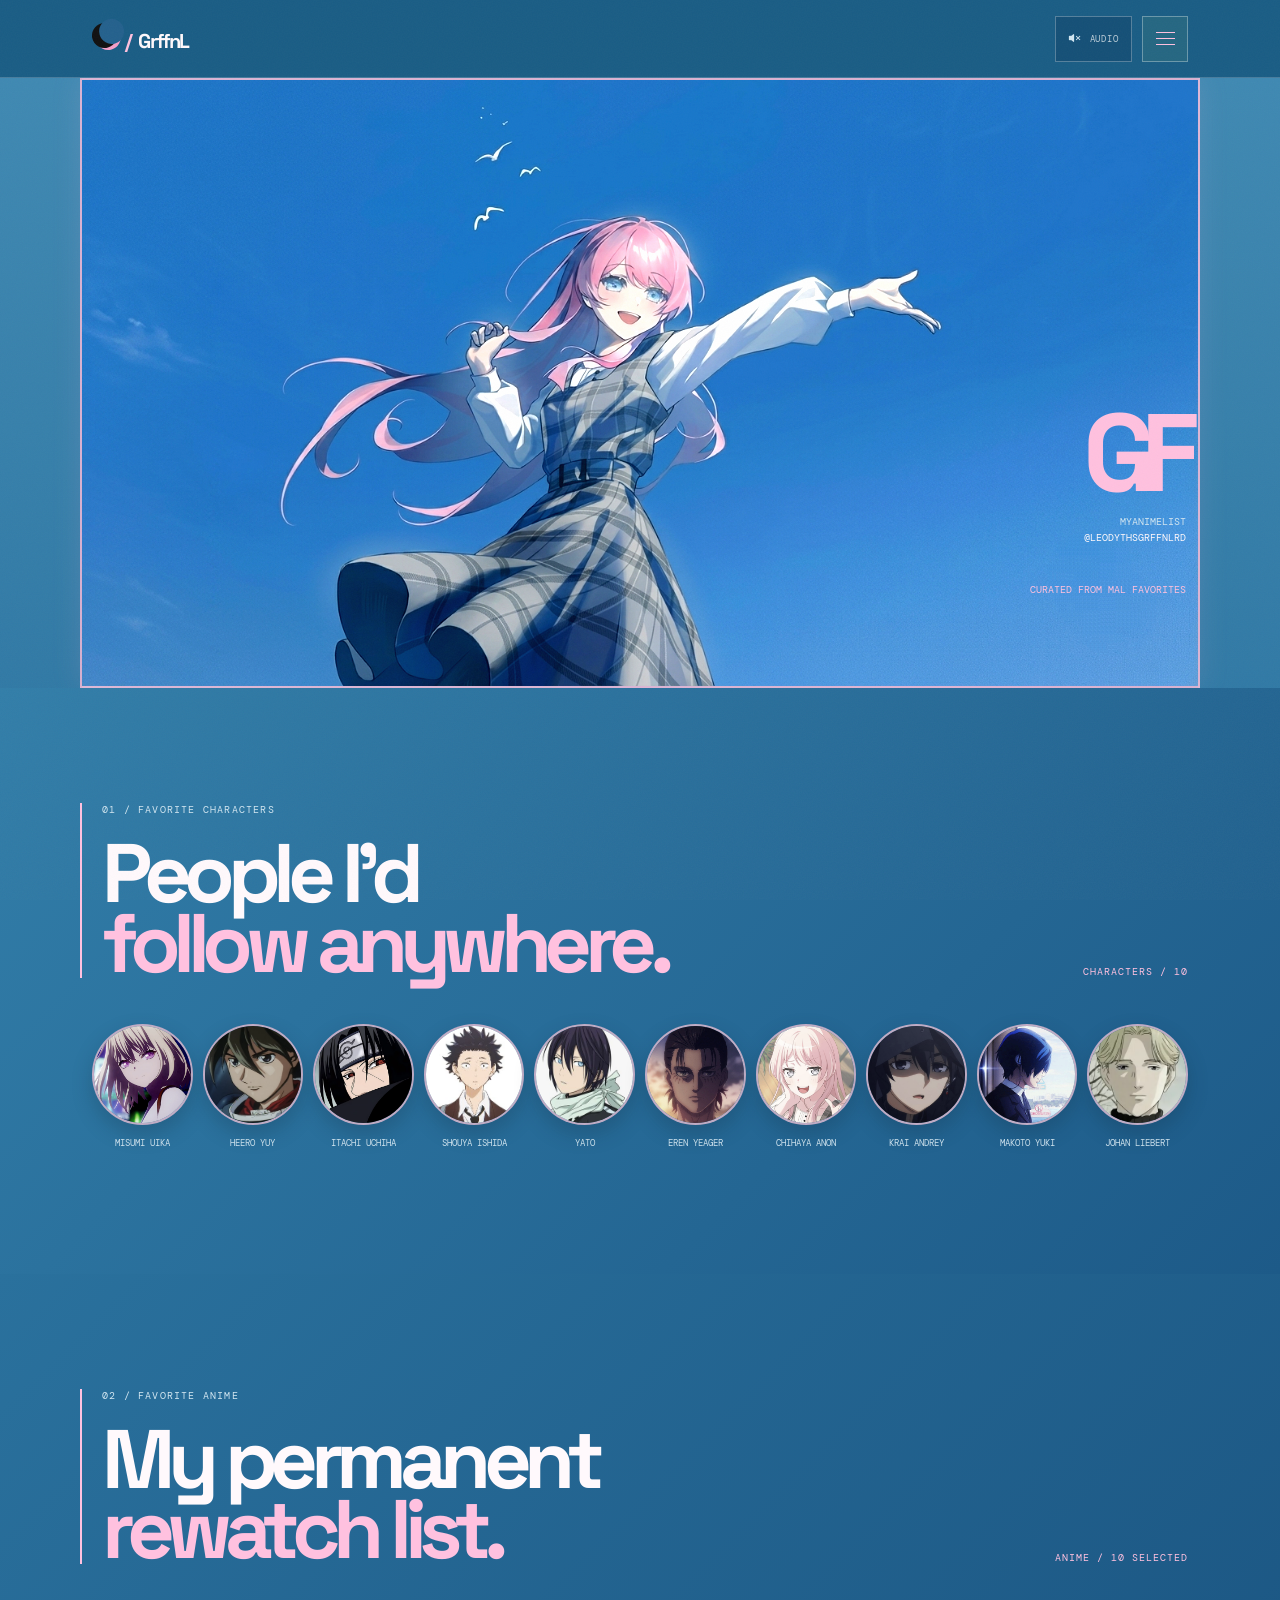
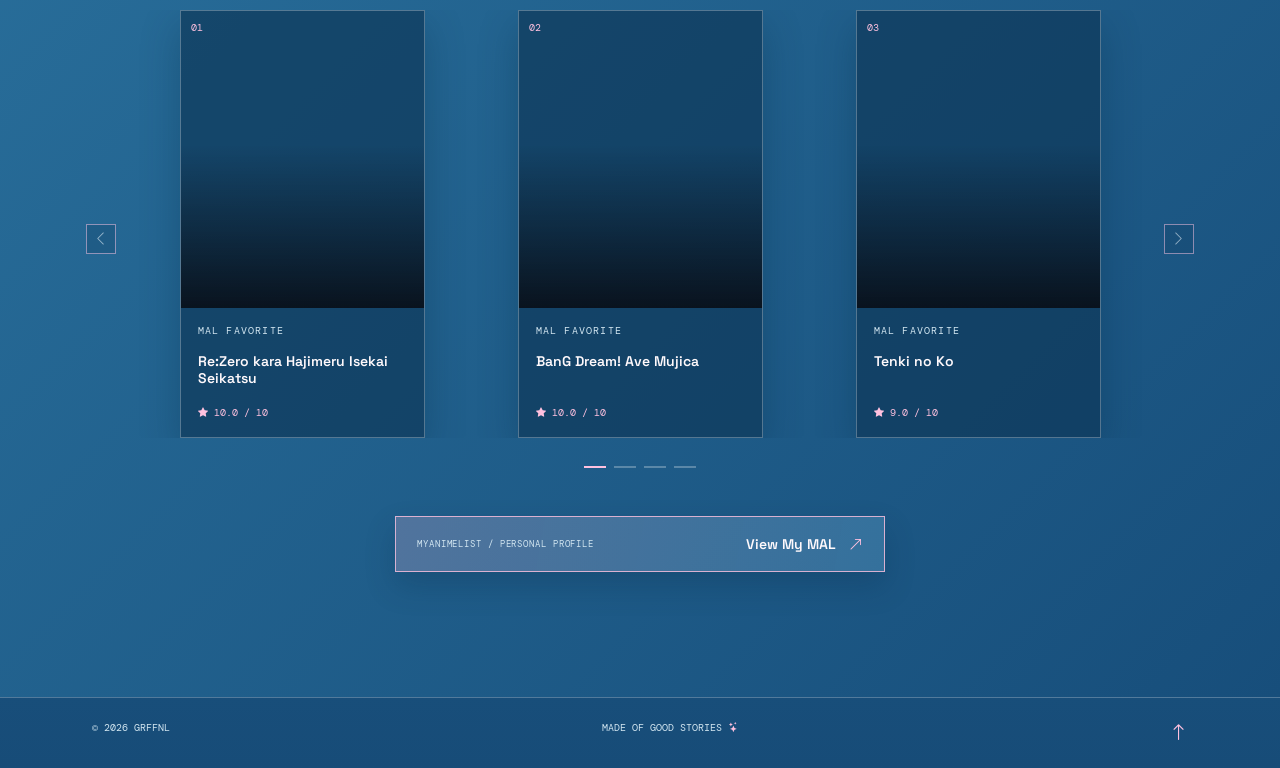
<file: anime.html>
<!doctype html>
<html lang="id">
<head>
  <meta charset="utf-8">
  <meta name="viewport" content="width=device-width, initial-scale=1">
  <meta name="description" content="GrffnL's MyAnimeList favorites: anime, characters, and opening themes.">
  <link rel="icon" type="image/svg+xml" href="assets/crescent-favicon.svg">
  <title>Anime // GrffnL</title>
  <link rel="preconnect" href="https://fonts.googleapis.com">
  <link rel="preconnect" href="https://fonts.gstatic.com" crossorigin>
  <link href="https://fonts.googleapis.com/css2?family=DM+Mono:wght@400;500&family=Space+Grotesk:wght@400;500;600;700&display=swap" rel="stylesheet">
  <link href="https://cdn.jsdelivr.net/npm/bootstrap@5.3.3/dist/css/bootstrap.min.css" rel="stylesheet">
  <link href="https://cdn.jsdelivr.net/npm/bootstrap-icons@1.11.3/font/bootstrap-icons.min.css" rel="stylesheet">
  <link rel="stylesheet" href="styles.css">
  <link rel="stylesheet" href="anime-page.css">
</head>
<body class="anime-page">
  <div class="noise"></div>
  <audio id="animeAudio" loop preload="auto" src="assets/anime-theme.mp3"></audio>
  <nav class="navbar reference-nav fixed-top" id="siteNav">
    <div class="container">
      <a class="navbar-brand" href="index.html"><span class="brand-emblem" aria-hidden="true"></span><span class="brand-slash">/</span>GrffnL</a>
      <div class="nav-actions"><button class="audio-toggle anime-audio-toggle is-on" id="animeAudioToggle" type="button" aria-label="Toggle anime music" aria-pressed="true"><i class="bi bi-volume-up-fill"></i><span>audio</span></button><button class="navbar-toggler menu-toggle" type="button" data-bs-toggle="collapse" data-bs-target="#navMenu" aria-label="Buka navigasi" aria-controls="navMenu" aria-expanded="false"><span></span><span></span><span></span></button></div>
      <div class="collapse navbar-collapse" id="navMenu">
        <ul class="navbar-nav ms-auto align-items-lg-center gap-lg-4">
          <li class="nav-item"><a class="nav-link" href="index.html">home</a></li>
          <li class="nav-item"><a class="nav-link active" href="anime.html">anime</a></li>
          <li class="nav-item"><a class="nav-link" href="games.html">games</a></li>
          <li class="nav-item"><a class="nav-link" href="blog.html">blog</a></li>
          <li class="nav-item"><a class="nav-link" href="index.html#about">about</a></li>
        </ul>
      </div>
    </div>
  </nav>

  <main>
    <section class="anime-hero container">
      <div class="hero-border-art" aria-hidden="true"></div>
      <div class="reveal"><p class="kicker"><span class="pulse"></span> 01 / PERSONAL ANIME ARCHIVE</p><h1>Stories<br>that <em>stay.</em></h1><p class="anime-intro">A visual index of the characters and anime that made it into GrffnL's personal canon.</p></div>
      <div class="anime-hero-side reveal reveal-delay-1"><span class="hero-side-mark">GF</span><p>MYANIMELIST<br><strong>@LeodythsGrffnlrd</strong></p><span id="animeSyncState">SYNCING...</span></div>
    </section>

    <section class="anime-band characters-band">
      <div class="container anime-section-head"><div><p class="kicker">01 / favorite characters</p><h2>People I’d<br><em>follow anywhere.</em></h2></div><span class="section-index">CHARACTERS / 10</span></div>
      <div class="container characters-grid" id="charactersGrid"></div>
    </section>

    <section class="anime-band favorites-band">
      <div class="container anime-section-head"><div><p class="kicker">02 / favorite anime</p><h2>My permanent<br><em>rewatch list.</em></h2></div><span class="section-index">ANIME / 10 SELECTED</span></div>
      <div id="animeCarousel" class="carousel slide container" data-bs-ride="carousel" data-bs-interval="4200">
        <div class="carousel-inner" id="animeCarouselInner"></div>
        <button class="carousel-control-prev" type="button" data-bs-target="#animeCarousel" data-bs-slide="prev" aria-label="Anime sebelumnya"><span class="carousel-control-prev-icon"></span></button>
        <button class="carousel-control-next" type="button" data-bs-target="#animeCarousel" data-bs-slide="next" aria-label="Anime berikutnya"><span class="carousel-control-next-icon"></span></button>
        <div class="carousel-indicators" id="animeCarouselIndicators"></div>
      </div>
      <div class="anime-footer-actions"><a class="mal-cta" href="https://myanimelist.net/profile/LeodythsGrffnlrd" target="_blank" rel="noreferrer"><span>MYANIMELIST / PERSONAL PROFILE</span><strong>View My MAL <i class="bi bi-arrow-up-right"></i></strong></a></div>
    </section>
  </main>

  <footer class="footer"><div class="container d-flex justify-content-between"><span>© <span id="year"></span> GrffnL</span><span>made of good stories <i class="bi bi-stars"></i></span><a href="#top" aria-label="Kembali ke atas"><i class="bi bi-arrow-up"></i></a></div></footer>
  <script src="https://cdn.jsdelivr.net/npm/bootstrap@5.3.3/dist/js/bootstrap.bundle.min.js"></script>
  <script src="anime.js"></script>
  <script src="anime-audio.js"></script>
</body>
</html>
</file>
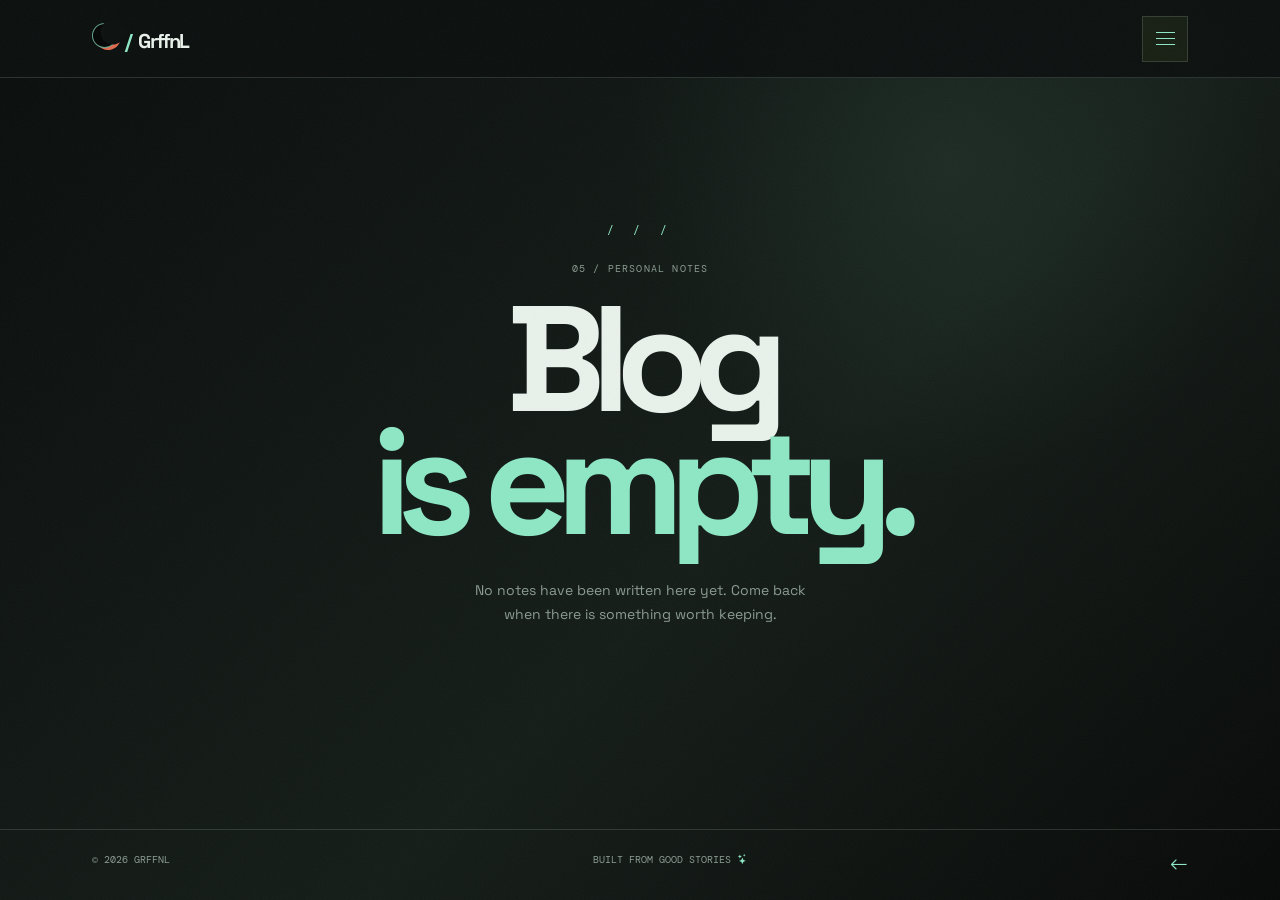
<file: blog.html>
<!doctype html>
<html lang="en">
<head>
  <meta charset="utf-8">
  <meta name="viewport" content="width=device-width, initial-scale=1">
  <meta name="description" content="GrffnL's personal blog archive.">
  <link rel="icon" type="image/svg+xml" href="assets/crescent-favicon.svg">
  <title>Blog // GrffnL</title>
  <link rel="preconnect" href="https://fonts.googleapis.com">
  <link rel="preconnect" href="https://fonts.gstatic.com" crossorigin>
  <link href="https://fonts.googleapis.com/css2?family=DM+Mono:wght@400;500&family=Space+Grotesk:wght@400;500;600;700&display=swap" rel="stylesheet">
  <link href="https://cdn.jsdelivr.net/npm/bootstrap@5.3.3/dist/css/bootstrap.min.css" rel="stylesheet">
  <link href="https://cdn.jsdelivr.net/npm/bootstrap-icons@1.11.3/font/bootstrap-icons.min.css" rel="stylesheet">
  <link rel="stylesheet" href="styles.css">
  <link rel="stylesheet" href="blog-page.css">
</head>
<body class="blog-page">
  <div class="noise"></div>
  <nav class="navbar reference-nav fixed-top" id="siteNav">
    <div class="container">
      <a class="navbar-brand" href="index.html"><span class="brand-emblem" aria-hidden="true"></span><span class="brand-slash">/</span>GrffnL</a>
      <button class="navbar-toggler menu-toggle" type="button" data-bs-toggle="collapse" data-bs-target="#navMenu" aria-label="Open navigation" aria-controls="navMenu" aria-expanded="false"><span></span><span></span><span></span></button>
      <div class="collapse navbar-collapse" id="navMenu">
        <ul class="navbar-nav ms-auto align-items-lg-center gap-lg-4">
          <li class="nav-item"><a class="nav-link" href="index.html">home</a></li>
          <li class="nav-item"><a class="nav-link" href="anime.html">anime</a></li>
          <li class="nav-item"><a class="nav-link" href="games.html">games</a></li>
          <li class="nav-item"><a class="nav-link active" href="blog.html">blog</a></li>
          <li class="nav-item"><a class="nav-link" href="index.html#about">about</a></li>
        </ul>
      </div>
    </div>
  </nav>

  <main class="blog-empty container">
    <div class="blog-empty-mark reveal">/ / /</div>
    <p class="kicker reveal">05 / personal notes</p>
    <h1 class="reveal reveal-delay-1">Blog<br><em>is empty.</em></h1>
    <p class="blog-empty-copy reveal reveal-delay-2">No notes have been written here yet. Come back when there is something worth keeping.</p>
  </main>

  <footer class="footer"><div class="container d-flex justify-content-between"><span>© <span id="year"></span> GrffnL</span><span>built from good stories <i class="bi bi-stars"></i></span><a href="index.html" aria-label="Back to home"><i class="bi bi-arrow-left"></i></a></div></footer>
  <script src="https://cdn.jsdelivr.net/npm/bootstrap@5.3.3/dist/js/bootstrap.bundle.min.js"></script>
  <script src="home.js"></script>
</body>
</html>
</file>
<file: styles.css>
:root { --bg: #0c0e0f; --panel: #151819; --panel-light: #1d2121; --text: #ecebe5; --muted: #8d9491; --line: rgba(236,235,229,.16); --acid: #c8f55b; --orange: #ff744f; --mono: 'DM Mono', monospace; --sans: 'Space Grotesk', sans-serif; }
* { box-sizing: border-box; }
html { scroll-behavior: smooth; }
body { background: var(--bg); color: var(--text); font-family: var(--sans); overflow-x: hidden; }
.noise { position: fixed; inset: 0; pointer-events: none; z-index: 30; opacity: .035; background-image: url("data:image/svg+xml,%3Csvg xmlns='http://www.w3.org/2000/svg' width='160' height='160' viewBox='0 0 160 160'%3E%3Cfilter id='n'%3E%3CfeTurbulence type='fractalNoise' baseFrequency='.8' numOctaves='3' stitchTiles='stitch'/%3E%3C/filter%3E%3Crect width='100%25' height='100%25' filter='url(%23n)'/%3E%3C/svg%3E"); }
.container { max-width: 1120px; }
.navbar { padding: 25px 0; background: rgba(12,14,15,.86); backdrop-filter: blur(15px); border-bottom: 1px solid transparent; z-index: 20; transition: padding .25s, border .25s; }
.navbar.scrolled { padding: 16px 0; border-color: var(--line); }
.navbar-brand { color: var(--text); font: 700 20px var(--sans); letter-spacing: -.08em; }
.brand-emblem { display: inline-block; position: relative; width: 25px; height: 25px; margin-right: 8px; border-radius: 50%; background: #111; transform: rotate(-16deg); box-shadow: 3px 3px 0 var(--orange); transition: transform .25s, box-shadow .25s; }.brand-emblem::after { content: ''; position: absolute; top: -2px; left: 8px; width: 25px; height: 25px; border-radius: 50%; background: var(--bg); }.navbar-brand:hover .brand-emblem { transform: rotate(0) translateY(-2px); box-shadow: 4px 4px 0 var(--orange); }
.brand-slash { color: var(--acid); margin-right: 7px; }
.nav-link { color: var(--muted); font: 500 10px var(--mono); letter-spacing: .08em; text-transform: uppercase; text-decoration: none; transition: color .2s; }
.nav-link:hover, .nav-link.active { color: var(--acid); }
.navbar-toggler { border: 1px solid var(--line); color: var(--text); font-size: 22px; padding: 4px 9px; }
.navbar-toggler:focus { box-shadow: none; }
.reference-nav { height: 78px; padding: 0; background: rgba(12,14,15,.9); border-bottom-color: var(--line); }
.reference-nav .container { height: 100%; position: relative; }.reference-nav .navbar-toggler { display: grid; place-content: center; gap: 5px; width: 46px; height: 46px; margin-left: auto; border-radius: 0; background: rgba(200,245,91,.06); }.reference-nav .menu-toggle span { display: block; width: 19px; height: 1px; background: var(--acid); transition: transform .25s, opacity .25s; }.reference-nav .menu-toggle[aria-expanded="true"] span:nth-child(1) { transform: translateY(6px) rotate(45deg); }.reference-nav .menu-toggle[aria-expanded="true"] span:nth-child(2) { opacity: 0; }.reference-nav .menu-toggle[aria-expanded="true"] span:nth-child(3) { transform: translateY(-6px) rotate(-45deg); }.reference-nav .navbar-collapse { position: absolute; top: 78px; right: 0; width: min(360px, calc(100vw - 32px)); padding: 23px 25px 27px; background: rgba(12,14,15,.98); border: 1px solid var(--line); border-top: 0; box-shadow: 0 22px 45px rgba(0,0,0,.28); }.reference-nav .navbar-nav { align-items: stretch !important; gap: 0 !important; }.reference-nav .nav-item { border-bottom: 1px solid var(--line); }.reference-nav .nav-link { display: flex; align-items: center; justify-content: space-between; padding: 17px 0; }.reference-nav .nav-link::after { content: '↗'; color: var(--acid); opacity: 0; }.reference-nav .nav-link:hover::after, .reference-nav .nav-link.active::after { opacity: 1; }
.hero { min-height: 760px; display: grid; grid-template-columns: 1fr 1fr; align-items: center; gap: 10%; padding-top: 130px; padding-bottom: 80px; }
.kicker, .mono-label, .hero-meta, .signal-inner, .section-note, .visual-label, .about-facts span { color: var(--muted); font: 10px var(--mono); letter-spacing: .12em; text-transform: uppercase; }
.kicker { margin-bottom: 23px; }
.pulse { display: inline-block; width: 7px; height: 7px; margin-right: 9px; border-radius: 50%; background: var(--acid); box-shadow: 0 0 0 5px rgba(200,245,91,.11); }
.hero h1 { margin: 0; font: 700 clamp(70px, 11vw, 150px)/.8 var(--sans); letter-spacing: -.1em; }
.hero h1 span { color: var(--acid); }.hero h1 b { color: var(--orange); font-weight: 700; }
.hero-subtitle { max-width: 380px; margin: 38px 0 25px; color: var(--muted); font-size: 14px; line-height: 1.7; }
.hero-meta { display: flex; gap: 20px; margin-bottom: 34px; font-size: 9px; }
.hero-cta { display: inline-flex; align-items: center; gap: 16px; color: var(--bg); background: var(--acid); padding: 14px 18px; font: 600 10px var(--mono); text-decoration: none; text-transform: uppercase; transition: background .2s, transform .2s; }
.hero-cta:hover { color: var(--bg); background: var(--orange); transform: translateY(-3px); }
.hero-visual { position: relative; min-height: 445px; display: grid; place-items: center; }
.hero-quote { position: relative; z-index: 2; max-width: 430px; color: var(--text); font: 500 clamp(34px, 4vw, 58px)/.98 var(--sans); letter-spacing: -.06em; transform: rotate(-5deg); }
.hero-quote::before { content: '“'; position: absolute; z-index: -1; top: -72px; left: -35px; color: rgba(200,245,91,.12); font: 700 220px/.8 var(--sans); }
.hero-quote span { color: var(--acid); }
.orbit { position: absolute; border: 1px solid var(--line); border-radius: 50%; transform: rotate(-30deg); }.orbit-one { width: 400px; height: 180px; }.orbit-two { width: 460px; height: 260px; transform: rotate(56deg); border-color: rgba(200,245,91,.22); }
.visual-label { position: absolute; z-index: 3; font-size: 9px; line-height: 1.6; }.label-top { top: 20px; right: 20px; }.label-top span { color: var(--acid); margin-left: 8px; }.label-bottom { left: 10px; bottom: 12px; color: var(--acid); }
.signal-bar { border-top: 1px solid var(--line); border-bottom: 1px solid var(--line); padding: 14px 0; background: var(--panel); }.signal-inner { display: flex; gap: 25px; align-items: center; font-size: 9px; }.signal-line { flex: 1; height: 1px; background: var(--line); }.signal-inner span:last-child { color: var(--acid); }
.section { padding-top: 140px; padding-bottom: 140px; }.section-top { display: flex; align-items: end; justify-content: space-between; margin-bottom: 56px; }.section-top h2 { margin: 0; font: 700 clamp(55px, 8vw, 100px)/.82 var(--sans); letter-spacing: -.1em; }.section-top h2 em { color: var(--acid); font-style: normal; }.section-note { line-height: 1.6; text-align: right; }.section-note span { color: var(--acid); }
.mal-header { display: flex; align-items: center; gap: 18px; margin-bottom: 30px; padding: 20px 0; border-top: 1px solid var(--line); border-bottom: 1px solid var(--line); }.mal-avatar { display: grid; place-items: center; width: 56px; height: 56px; flex: 0 0 56px; color: var(--bg); background: var(--acid); font: 700 27px var(--sans); }.mal-header h3 { margin: 6px 0 0; font: 500 17px var(--sans); }.mal-stats { display: flex; gap: 28px; }.mal-stats span { display: flex; flex-direction: column; color: var(--muted); font: 9px var(--mono); text-transform: uppercase; }.mal-stats strong { color: var(--text); font: 600 22px var(--sans); margin-bottom: 4px; }
.favorites-grid { display: grid; grid-template-columns: repeat(3, 1fr); gap: 18px; }.favorite-card { background: var(--panel); }.favorite-cover { height: 345px; position: relative; background-position: center; background-size: cover; filter: saturate(.75); transition: filter .3s, transform .3s; }.favorite-card:hover .favorite-cover { filter: saturate(1); transform: translateY(-6px); }.favorite-cover::after { content: ''; position: absolute; inset: 0; background: linear-gradient(180deg, transparent 50%, rgba(12,14,15,.78)); }..favorite-number { position: absolute; z-index: 1; top: 13px; left: 15px; color: var(--acid); font: 10px var(--mono); }.favorite-tag { position: absolute; z-index: 1; right: 13px; top: 13px; color: var(--bg); background: var(--acid); padding: 6px 8px; font: 9px var(--mono); text-transform: uppercase; }.favorite-info { padding: 18px 18px 21px; }.favorite-info h3 { min-height: 45px; margin: 8px 0 15px; font: 600 18px/1.2 var(--sans); }.favorite-info .score { color: var(--acid); font: 10px var(--mono); }.favorite-info .score i { margin-right: 5px; }.mal-actions { display: flex; justify-content: space-between; margin-top: 28px; }.outline-button { display: inline-block; border: 1px solid var(--line); padding: 12px 15px; color: var(--text); background: transparent; font: 10px var(--mono); text-decoration: none; text-transform: uppercase; }.outline-button:hover { color: var(--bg); border-color: var(--acid); background: var(--acid); }.outline-button i { margin-right: 7px; }
.darker { background: var(--panel); }.game-grid { display: grid; grid-template-columns: 1fr; gap: 18px; }.game-item { display: grid; grid-template-columns: minmax(250px, 380px) 1fr; align-items: center; gap: 28px; }.game-thumb { aspect-ratio: 16 / 9; position: relative; overflow: hidden; background: #111; border: 1px solid var(--line); }.game-thumb video { width: 100%; height: 100%; display: block; object-fit: contain; pointer-events: none; }.game-thumb::after { content: ''; position: absolute; inset: 0; pointer-events: none; background: linear-gradient(0deg, rgba(12,14,15,.62), transparent 55%); }.game-thumb span { position: absolute; z-index: 1; left: 13px; top: 12px; color: var(--acid); font: 11px var(--mono); }.game-item h3 { margin: 8px 0; font: 600 21px var(--sans); }.muted-copy { max-width: 270px; color: var(--muted); font-size: 12px; line-height: 1.6; }.games-index-link { display: inline-flex; gap: 12px; margin-top: 35px; color: var(--acid); font: 10px var(--mono); letter-spacing: .1em; text-decoration: none; text-transform: uppercase; }.games-index-link:hover { color: var(--text); }.about-layout { display: grid; grid-template-columns: 1.1fr .9fr; gap: 15%; }.about-statement { max-width: 640px; font: 500 clamp(28px, 4vw, 48px)/1.1 var(--sans); letter-spacing: -.05em; }.about-statement::first-letter { color: var(--acid); }.about-facts { border-top: 1px solid var(--line); }.about-facts div { display: flex; justify-content: space-between; gap: 20px; padding: 17px 0; border-bottom: 1px solid var(--line); }.about-facts strong { font-size: 12px; font-weight: 500; text-align: right; }.footer { border-top: 1px solid var(--line); padding: 23px 0; color: var(--muted); font: 10px var(--mono); text-transform: uppercase; }.footer i { color: var(--acid); }.footer a { color: var(--text); font-size: 18px; }
.home-game-title { color: inherit; text-decoration: none; }.home-game-title:hover { color: var(--acid); }
.archive-preview { background: #111516; }.archive-preview-block { display: grid; grid-template-columns: 250px 1fr; gap: 8%; padding: 34px 0; border-top: 1px solid var(--line); }.archive-preview-intro h2 { margin: 0; font: 700 clamp(42px, 5vw, 68px)/.84 var(--sans); letter-spacing: -.09em; }.archive-preview-intro h2 em { color: var(--acid); font-style: normal; }.archive-preview-intro > p:not(.kicker) { margin: 24px 0 25px; color: var(--muted); font-size: 12px; line-height: 1.6; }.archive-view-all { display: inline-flex; gap: 10px; color: var(--acid); font: 10px var(--mono); letter-spacing: .08em; text-decoration: none; text-transform: uppercase; }.archive-view-all:hover { color: var(--text); }.archive-preview-list { border-top: 1px solid var(--line); }.archive-row { display: grid; grid-template-columns: 28px 58px 1fr 18px; align-items: center; gap: 15px; min-height: 91px; color: var(--text); border-bottom: 1px solid var(--line); text-decoration: none; transition: color .2s, padding .2s; }.archive-row:hover { padding-left: 8px; color: var(--acid); }.archive-row-number { color: var(--muted); font: 10px var(--mono); }.archive-row img { width: 58px; height: 70px; object-fit: cover; filter: saturate(.7); }.archive-row:hover img { filter: saturate(1); }.archive-row span:nth-child(3) { min-width: 0; }.archive-row small { display: block; margin-bottom: 6px; color: var(--muted); font: 8px var(--mono); letter-spacing: .1em; }.archive-row strong { display: block; overflow: hidden; font: 500 17px var(--sans); text-overflow: ellipsis; white-space: nowrap; }.archive-row > i { color: var(--acid); font-size: 14px; }.archive-preview-games { margin-top: 54px; }
.reveal { opacity: 0; transform: translateY(20px); transition: opacity .7s ease, transform .7s ease; }.reveal.visible { opacity: 1; transform: translateY(0); }.reveal-delay-1 { transition-delay: .1s; }.reveal-delay-2 { transition-delay: .2s; }
@media (max-width: 991px) { .hero { gap: 4%; }.hero h1 { font-size: 92px; }.navbar-collapse { padding-top: 18px; }.nav-link { padding: 9px 0; } }
@media (max-width: 767px) { .hero { min-height: auto; display: block; padding-top: 145px; padding-bottom: 90px; }.hero-copy { margin-bottom: 80px; }.hero h1 { font-size: 90px; }.hero-visual { min-height: 310px; }.hero-quote { max-width: 280px; font-size: 37px; }.orbit-one { width: 280px; height: 130px; }.orbit-two { width: 320px; height: 180px; }.section { padding-top: 95px; padding-bottom: 95px; }.section-top { display: block; margin-bottom: 40px; }.section-note { text-align: left; margin-top: 24px; }.mal-header { flex-wrap: wrap; }.mal-stats { width: 100%; justify-content: space-between; margin-top: 10px; }.game-item, .favorites-grid, .game-grid, .about-layout { grid-template-columns: 1fr; }.archive-preview-block { grid-template-columns: 1fr; gap: 35px; }.archive-preview-games { margin-top: 30px; }.archive-row strong { font-size: 14px; }.favorite-cover { height: 390px; }.mal-actions { gap: 12px; }.outline-button { font-size: 9px; }.footer .container { align-items: center; gap: 18px; }.footer .container span:nth-child(2) { display: none; } }
@media (max-width: 400px) { .hero h1 { font-size: 70px; }.hero-meta { gap: 10px; font-size: 8px; }.favorite-cover { height: 340px; } }

.about-facts div { align-items: center; }
.about-facts strong { max-width: 70%; }
.hobby-fact { align-items: start !important; }
.hobby-fact strong { line-height: 1.55; }
.hobby-fact button { display: grid; place-items: center; flex: 0 0 28px; width: 28px; height: 28px; margin-left: -8px; padding: 0; color: var(--acid); background: transparent; border: 1px solid var(--line); font-size: 13px; }
.hobby-fact button:hover { color: var(--bg); background: var(--acid); }
.about-socials > div { display: flex; gap: 10px; }
.about-socials a { display: grid; place-items: center; width: 31px; height: 31px; color: var(--text); border: 1px solid var(--line); text-decoration: none; transition: color .2s, background .2s; }
.about-socials a:hover { color: var(--bg); background: var(--acid); }

/* Home-only light atmosphere and one-time opening meteors. */
.home-page { --bg: #f4f6f2; --panel: #e7ece7; --panel-light: #dce4df; --text: #17201e; --muted: #687572; --line: rgba(23,32,30,.16); --acid: #2d8b68; --orange: #e06b4f; position: relative; background-color: var(--bg); background-image: radial-gradient(circle at 78% 10%, rgba(255,255,255,.95), transparent 28%), linear-gradient(135deg, #f8faf7, #e9efeb 58%, #dfe9e3); }
.home-page .noise { opacity: .045; mix-blend-mode: multiply; }.home-page .navbar { background: rgba(244,246,242,.84); backdrop-filter: blur(18px); }.home-page .reference-nav { background: rgba(244,246,242,.9); border-color: var(--line); }.home-page .navbar-brand, .home-page .nav-link { color: var(--text); }.home-page .nav-link:hover, .home-page .nav-link.active { color: var(--acid); }.home-page .menu-toggle { border-color: var(--line); background: rgba(45,139,104,.08); }.home-page .menu-toggle span { background: var(--acid); }.home-page .reference-nav .navbar-collapse { background: rgba(244,246,242,.98); border-color: var(--line); box-shadow: 0 22px 45px rgba(41,67,56,.16); }.home-page .reference-nav .nav-item { border-color: var(--line); }.home-page .reference-nav .nav-link::after { color: var(--acid); }
.home-page .hero { position: relative; z-index: 1; }.home-page .hero h1 span, .home-page .hero-quote span, .home-page .section-top h2 em, .home-page .archive-preview-intro h2 em { color: var(--acid); }.home-page .hero h1 b { color: var(--orange); }.home-page .hero-quote::before { color: rgba(45,139,104,.12); }.home-page .orbit { border-color: rgba(23,32,30,.18); }.home-page .orbit-two { border-color: rgba(45,139,104,.34); }.home-page .hero-cta { color: #f4f6f2; background: var(--text); }.home-page .hero-cta:hover { color: #fff; background: var(--acid); }.home-page .signal-bar { background: rgba(231,236,231,.86); }.home-page .signal-inner span:last-child, .home-page .label-bottom, .home-page .games-index-link, .home-page .archive-view-all { color: var(--acid); }.home-page .darker { background: rgba(224,232,226,.72); }.home-page .archive-preview { background: rgba(245,248,245,.66); }.home-page .game-thumb, .home-page .archive-row img { border-color: var(--line); }.home-page .about-section { background: transparent; }
.home-page .reveal { transition: opacity .8s ease, transform .8s cubic-bezier(.2,.8,.2,1); }.home-page .hero-copy.reveal { transition-delay: .18s; }.home-page .hero-visual.reveal { transition-delay: .34s; }.home-page .archive-preview-block:nth-child(2) { transition-delay: .14s; }.home-page .about-section .reveal { transition-delay: .12s; }
.nav-actions { display: flex; align-items: center; gap: 10px; margin-left: auto; }.audio-toggle { display: inline-flex; align-items: center; gap: 7px; height: 46px; padding: 0 12px; border: 1px solid var(--line); color: var(--muted); background: transparent; font: 9px var(--mono); letter-spacing: .1em; text-transform: uppercase; }.audio-toggle i { color: var(--muted); font-size: 14px; }.audio-toggle.is-on { color: var(--acid); border-color: rgba(45,139,104,.52); background: rgba(45,139,104,.08); }.audio-toggle.is-on i { color: var(--acid); }
.mecha-grid { position: fixed; inset: 0; z-index: 0; pointer-events: none; overflow: hidden; opacity: .58; background-image: linear-gradient(rgba(45,139,104,.1) 1px, transparent 1px), linear-gradient(90deg, rgba(45,139,104,.1) 1px, transparent 1px), linear-gradient(135deg, transparent 48%, rgba(45,139,104,.13) 49%, transparent 50%); background-size: 44px 44px, 44px 44px, 220px 220px; mask-image: linear-gradient(to bottom, #000 0%, rgba(0,0,0,.68) 72%, transparent 100%); animation: grid-drift 18s linear infinite; }.mecha-grid::before, .mecha-grid::after { content: ''; position: absolute; inset: 0; background: linear-gradient(90deg, transparent 0 18%, rgba(45,139,104,.18) 18.1% 18.25%, transparent 18.35% 64%, rgba(224,107,79,.14) 64.1% 64.25%, transparent 64.35%), linear-gradient(0deg, transparent 0 31%, rgba(45,139,104,.16) 31.1% 31.25%, transparent 31.35% 76%, rgba(45,139,104,.12) 76.1% 76.25%, transparent 76.35%); animation: mecha-lines 7s ease-in-out infinite alternate; }.mecha-grid::after { opacity: .45; transform: scale(1.04); animation-delay: -3s; }.grid-scanline { position: absolute; left: 0; right: 0; top: -20%; height: 18%; background: linear-gradient(to bottom, transparent, rgba(45,139,104,.15), transparent); box-shadow: 0 0 35px rgba(45,139,104,.16); animation: scanline 8s ease-in-out infinite; }.grid-cross { position: absolute; width: 13px; height: 13px; border: 1px solid var(--acid); opacity: .6; transform: rotate(45deg); animation: cross-pulse 3s ease-in-out infinite; }.cross-one { top: 24%; left: 17%; }.cross-two { top: 58%; right: 22%; animation-delay: -1s; }.cross-three { top: 76%; left: 62%; animation-delay: -2s; }
.home-meteors { position: fixed; inset: 0; z-index: 25; overflow: hidden; pointer-events: none; }.meteor { position: absolute; top: -18vh; left: 50%; width: 5px; height: 5px; opacity: 0; border-radius: 50%; background: #fff; box-shadow: 0 0 9px 3px #fff, 0 0 22px 8px rgba(45,139,104,.9); animation: meteor-fall 1.35s cubic-bezier(.14,.72,.22,1) forwards; }.meteor::after { content: ''; position: absolute; top: 1px; right: 2px; width: 150px; height: 3px; transform: rotate(-35deg); transform-origin: right center; background: linear-gradient(to left, rgba(255,255,255,.9), rgba(45,139,104,.46), transparent); filter: blur(.3px); }.meteor-one { margin-left: -28vw; animation-delay: .08s; }.meteor-two { margin-left: 0; animation-delay: .32s; }.meteor-three { margin-left: 27vw; animation-delay: .56s; }
@keyframes grid-drift { to { background-position: 0 44px, 44px 0, 220px 220px; } } @keyframes mecha-lines { to { transform: translateX(3%) translateY(-2%); opacity: .35; } } @keyframes scanline { 0%, 100% { transform: translateY(-20vh); } 50% { transform: translateY(650%); } } @keyframes cross-pulse { 50% { opacity: 1; box-shadow: 0 0 16px rgba(45,139,104,.7); } } @keyframes meteor-fall { 0% { opacity: 0; transform: translate3d(0, -8vh, 0); } 12% { opacity: 1; } 76% { opacity: 1; } 100% { opacity: 0; transform: translate3d(-18vw, 72vh, 0); } }
@media (prefers-reduced-motion: reduce) { .home-meteors { display: none; }.home-page .reveal { transition: none; } }
</file>
<file: anime-page.css>
.anime-page { background: #080b12; }
.anime-page .brand-emblem { background: #111; box-shadow: 3px 3px 0 #f59fc9; }.anime-page .brand-emblem::after { background: var(--bg); }.anime-page .navbar-brand:hover .brand-emblem { box-shadow: 4px 4px 0 #f59fc9; }
.anime-page .nav-actions { display: flex; align-items: center; gap: 10px; margin-left: auto; }.anime-page .audio-toggle { display: inline-flex; align-items: center; gap: 7px; height: 46px; padding: 0 12px; color: rgba(255,255,255,.72); background: rgba(16,61,99,.4); border: 1px solid rgba(255,255,255,.28); font: 9px var(--mono); letter-spacing: .1em; text-transform: uppercase; }.anime-page .audio-toggle i { font-size: 14px; }.anime-page .audio-toggle.is-on { color: var(--acid); border-color: rgba(255,193,223,.75); background: rgba(255,193,223,.12); }.anime-page .audio-toggle.is-on i { color: var(--acid); }
.anime-hero { min-height: 610px; display: flex; align-items: end; justify-content: space-between; padding-top: 150px; padding-bottom: 88px; background: radial-gradient(circle at 82% 32%, rgba(29, 144, 190, .2), transparent 32%); }
.anime-hero h1 { margin: 0; font: 700 clamp(70px, 12vw, 150px)/.8 var(--sans); letter-spacing: -.1em; }
.anime-hero h1 em, .anime-section-head h2 em { color: var(--acid); font-style: normal; }
.anime-intro { max-width: 430px; margin: 40px 0 0; color: var(--muted); font-size: 14px; line-height: 1.7; }
.anime-hero-side { display: flex; flex-direction: column; align-items: end; gap: 20px; color: var(--muted); font: 10px/1.6 var(--mono); text-align: right; text-transform: uppercase; }
.anime-hero-side strong { color: var(--text); font-weight: 400; }.hero-side-mark { color: #45b7d7; font: 700 110px/.75 var(--sans); letter-spacing: -.13em; }.anime-hero-side > span:last-child { color: var(--acid); }
.anime-band { padding: 115px 0 125px; position: relative; overflow: hidden; }.characters-band { background: #0d1a2a; }.openings-band { background: #11151e; }.favorites-band { background: #10171a; }
.anime-section-head { display: flex; align-items: end; justify-content: space-between; margin-bottom: 46px; }.anime-section-head h2 { margin: 0; font: 700 clamp(45px, 7vw, 83px)/.84 var(--sans); letter-spacing: -.09em; }.section-index { color: var(--muted); font: 10px var(--mono); letter-spacing: .1em; }
.characters-grid { display: grid; grid-template-columns: repeat(10, 1fr); gap: 10px; }.character-card { min-width: 0; text-decoration: none; }.character-image { aspect-ratio: 1; border: 2px solid var(--text); border-radius: 50%; background-position: center; background-size: cover; filter: saturate(.72); transition: .3s; }.character-card:hover .character-image { border-color: var(--acid); filter: saturate(1); transform: translateY(-8px); }.character-name { overflow: hidden; margin-top: 12px; color: var(--muted); font: 9px var(--mono); text-align: center; text-overflow: ellipsis; text-transform: uppercase; white-space: nowrap; }
.image-missing { display: grid; place-items: center; color: var(--acid); background: linear-gradient(145deg, #172a43, #10151d); }.character-image.image-missing { font: 700 24px var(--sans); }.anime-favorite-cover.image-missing { padding: 18px; align-items: end; color: var(--text); font: 600 15px/1.2 var(--sans); }.opening-image.image-missing { color: var(--acid); font: 700 24px var(--mono); }.character-image img, .anime-favorite-cover img { width: 100%; height: 100%; display: block; object-fit: cover; }.character-image img { border-radius: 50%; }
.openings-grid { display: grid; grid-template-columns: repeat(5, 1fr); gap: 14px; }.opening-card { min-width: 0; text-decoration: none; }.opening-image { aspect-ratio: 1.62; position: relative; background-position: center; background-size: cover; border: 1px solid var(--line); transition: .3s; }.opening-image::after { content: '▶'; position: absolute; inset: 0; display: grid; place-items: center; color: var(--acid); background: rgba(8,11,18,.55); font-size: 28px; opacity: 0; transition: opacity .3s; }.opening-card:hover .opening-image { border-color: var(--acid); transform: translateY(-5px); }.opening-card:hover .opening-image::after { opacity: 1; }.opening-label { display: flex; justify-content: space-between; gap: 8px; margin-top: 10px; color: var(--muted); font: 9px var(--mono); text-transform: uppercase; }.opening-label strong { overflow: hidden; color: var(--text); font-weight: 400; text-overflow: ellipsis; white-space: nowrap; }
.anime-favorites-grid { display: grid; grid-template-columns: repeat(6, 1fr); gap: 14px; }.anime-favorite-card { min-width: 0; background: #151e20; border: 1px solid rgba(236,235,229,.08); }.anime-favorite-cover { aspect-ratio: .68; position: relative; background-position: center; background-size: cover; }.anime-favorite-cover::after { content: ''; position: absolute; inset: 0; background: linear-gradient(180deg, transparent 45%, rgba(8,11,18,.86)); }.anime-rank { position: absolute; z-index: 1; top: 10px; left: 10px; color: var(--acid); font: 10px var(--mono); }.anime-favorite-info { padding: 14px; }.anime-favorite-info h3 { min-height: 42px; margin: 7px 0 11px; font: 600 14px/1.2 var(--sans); }.anime-score { color: var(--acid); font: 10px var(--mono); }.anime-footer-actions { display: flex; justify-content: space-between; margin-top: 35px; }
.anime-slide-row { display: grid; grid-template-columns: repeat(3, 1fr); gap: 14px; padding: 0 48px; }.anime-slide-row .anime-favorite-card { display: block; width: 100%; max-width: 245px; justify-self: center; color: var(--text); text-decoration: none; background: #151e20; border: 1px solid rgba(236,235,229,.08); transition: transform .35s ease, border-color .35s ease; }.anime-slide-row .anime-favorite-card:hover { border-color: var(--acid); transform: translateY(-8px); }.anime-slide-row .anime-favorite-cover { aspect-ratio: .82; }.carousel-item { transition: transform .7s ease-in-out; }.carousel-control-prev, .carousel-control-next { width: 42px; }.carousel-control-prev-icon, .carousel-control-next-icon { width: 30px; height: 30px; border: 1px solid var(--acid); background-size: 55%; }.carousel-indicators { position: static; margin: 28px auto 0; }.carousel-indicators [data-bs-target] { width: 22px; height: 2px; margin: 0 4px; border: 0; background: var(--muted); }.carousel-indicators .active { background: var(--acid); }
@media (max-width: 991px) { .characters-grid { grid-template-columns: repeat(5, 1fr); row-gap: 27px; }.anime-favorites-grid { grid-template-columns: repeat(3, 1fr); }.anime-favorite-cover { aspect-ratio: .72; } }
@media (max-width: 767px) { .anime-hero { display: block; min-height: auto; padding-top: 140px; padding-bottom: 75px; }.anime-hero-side { align-items: start; margin-top: 65px; text-align: left; }.anime-section-head { display: block; }.section-index { display: block; margin-top: 24px; }.anime-band { padding: 85px 0; }.characters-grid { grid-template-columns: repeat(5, 1fr); gap: 10px 7px; }.character-name { font-size: 7px; }.anime-slide-row { grid-template-columns: 1fr; padding: 0 38px; }.anime-slide-row .anime-favorite-card:not(:first-child) { display: none; }.anime-footer-actions { gap: 10px; }.outline-button { font-size: 8px; } }
.character-image img { object-position: center 18%; }
.anime-page { --bg: #0b0d12; --panel: #111722; --panel-light: #1b2533; --text: #f4f1e9; --muted: #9aa7b8; --line: rgba(244,241,233,.14); --acid: #b9f36b; --orange: #ff8067; background: radial-gradient(circle at 76% 5%, rgba(91,140,255,.14), transparent 27%), var(--bg); }
.anime-page .characters-band { background: linear-gradient(135deg, #101c2e, #0d121b 72%); }
.anime-page .favorites-band { background: linear-gradient(135deg, #121c24, #101419 72%); }
.anime-page .anime-section-head { border-left: 2px solid var(--acid); padding-left: 20px; }
.anime-page .anime-favorite-card { background: rgba(23,31,42,.88); border-color: rgba(244,241,233,.13); box-shadow: 0 18px 40px rgba(0,0,0,.18); }
.anime-page .anime-favorite-info { padding: 16px 17px 18px; }
.anime-page .anime-footer-actions { display: flex; justify-content: center; margin-top: 48px; }
.mal-cta { display: flex; align-items: center; justify-content: space-between; width: min(100%, 490px); padding: 18px 21px; color: var(--text); background: linear-gradient(100deg, rgba(185,243,107,.14), rgba(91,140,255,.15)); border: 1px solid rgba(185,243,107,.55); text-decoration: none; transition: transform .25s, background .25s; }
.mal-cta:hover { color: var(--text); background: linear-gradient(100deg, rgba(185,243,107,.24), rgba(91,140,255,.24)); transform: translateY(-4px); }
.mal-cta span { color: var(--muted); font: 9px var(--mono); letter-spacing: .1em; }.mal-cta strong { font: 600 14px var(--sans); }.mal-cta i { color: var(--acid); margin-left: 9px; }
.anime-page { --bg: #24618d; --panel: rgba(22,76,115,.78); --panel-light: #3e83ad; --text: #fff9fc; --muted: #d2e6f1; --line: rgba(255,255,255,.32); --acid: #ffc1df; --orange: #f59fc9; position: relative; background: linear-gradient(180deg, #367fac 0%, #1d587f 52%, #123e63 100%); }
.anime-page::before { content: ''; position: fixed; inset: 0; z-index: 0; pointer-events: none; }
.anime-page > *:not(.noise) { position: relative; z-index: 1; }
.anime-page .navbar { background: rgba(25,92,132,.78); border-color: rgba(255,255,255,.2); }
.anime-page .brand-slash, .anime-page .hero-side-mark, .anime-page .anime-score, .anime-page .section-index { color: var(--acid); }
.anime-page .pulse { background: var(--acid); box-shadow: 0 0 0 5px rgba(255,193,223,.2); }
.anime-page .anime-hero { background: radial-gradient(circle at 80% 28%, rgba(255,193,223,.24), transparent 31%), linear-gradient(135deg, rgba(55,133,179,.6), rgba(16,61,99,.45)); border-bottom: 1px solid rgba(255,255,255,.2); }
.anime-page .anime-hero h1 em, .anime-page .anime-section-head h2 em { color: var(--acid); }
.anime-page .characters-band { background: linear-gradient(135deg, rgba(38,111,154,.92), rgba(22,72,111,.94)); }
.anime-page .favorites-band { background: linear-gradient(135deg, rgba(29,91,132,.94), rgba(15,57,91,.96)); }
.anime-page .anime-section-head { border-left-color: var(--acid); }
.anime-page .character-image { border-color: rgba(255,193,223,.72); background-color: #2b719c; box-shadow: 0 9px 20px rgba(8,42,69,.25); }
.anime-page .character-card:hover .character-image { border-color: #fff; box-shadow: 0 0 0 4px rgba(255,193,223,.22), 0 12px 24px rgba(8,42,69,.3); }
.anime-page .anime-favorite-card { background: rgba(14,55,88,.68); border-color: rgba(255,255,255,.28); box-shadow: 0 16px 36px rgba(8,42,69,.3); }
.anime-page .anime-slide-row .anime-favorite-card:hover { border-color: var(--acid); }
.anime-page .carousel-control-prev-icon, .anime-page .carousel-control-next-icon { border-color: var(--acid); background-color: rgba(16,61,99,.5); }
.anime-page .carousel-indicators [data-bs-target] { background: rgba(255,255,255,.55); }.anime-page .carousel-indicators .active { background: var(--acid); }
.anime-page .mal-cta { background: linear-gradient(100deg, rgba(255,193,223,.22), rgba(151,218,255,.2)); border-color: rgba(255,193,223,.8); box-shadow: 0 14px 30px rgba(8,42,69,.24); }.anime-page .mal-cta:hover { background: linear-gradient(100deg, rgba(255,193,223,.35), rgba(151,218,255,.3)); }.anime-page .mal-cta i { color: var(--acid); }
.anime-page .footer { border-color: rgba(255,255,255,.25); }
.anime-page { background-image: linear-gradient(180deg, #418bb4 0%, #266e9c 48%, #174c78 100%); }
.anime-page::before { display: none; }
.anime-page .anime-hero { background: radial-gradient(circle at 78% 22%, rgba(255,193,223,.3), transparent 24%), linear-gradient(135deg, rgba(73,151,191,.72), rgba(24,76,118,.55)); }
.anime-page .anime-hero { position: relative; isolation: isolate; overflow: hidden; border: 2px solid rgba(255,193,223,.82); box-shadow: inset 0 0 0 8px rgba(255,193,223,.1), inset 0 0 70px rgba(255,193,223,.16), 0 0 28px rgba(255,193,223,.13); }
.anime-page .reference-nav { z-index: 20; background: rgba(25,92,132,.96); }
.anime-page .reference-nav .navbar-collapse { z-index: 21; background: rgba(25,92,132,.99); border-color: rgba(255,255,255,.28); box-shadow: 0 22px 45px rgba(8,42,69,.42); }
.anime-page .reference-nav .nav-item { border-color: rgba(255,255,255,.24); }.anime-page .reference-nav .nav-link { color: var(--text); }.anime-page .reference-nav .nav-link::after { color: var(--acid); }
.hero-border-art { position: absolute; inset: 0; z-index: 0; pointer-events: none; background: url('assets/border.png') center / 100% 100% no-repeat; opacity: 1; mix-blend-mode: normal; filter: contrast(1.25) saturate(1.15); }
.anime-page .anime-hero > :not(.hero-border-art) { position: relative; z-index: 1; }
.anime-page .characters-band { background: linear-gradient(135deg, #327ea9, #1d5a88); }
.anime-page .favorites-band { background: linear-gradient(135deg, #2a719d, #174e7b); }
@media (max-width: 767px) { .hero-border-art { background-size: cover; background-position: center; background-repeat: no-repeat; } }

@keyframes text-rise { from { opacity: 0; transform: translateY(24px); } to { opacity: 1; transform: translateY(0); } }
@keyframes soft-focus { from { opacity: 0; filter: blur(8px); } to { opacity: 1; filter: blur(0); } }
.anime-hero .kicker { animation: text-rise .7s .08s both ease-out; }
.anime-hero h1 { animation: soft-focus .9s .2s both ease-out; }
.anime-hero .anime-intro { animation: text-rise .7s .42s both ease-out; }
.anime-hero-side { animation: text-rise .8s .5s both ease-out; }
.anime-page .anime-section-head .kicker { animation: text-rise .7s .08s both ease-out; }
.anime-page .anime-section-head h2 { animation: soft-focus .85s .18s both ease-out; }
.anime-page .section-index { animation: text-rise .7s .35s both ease-out; }
@media (prefers-reduced-motion: reduce) { .anime-hero .kicker, .anime-hero h1, .anime-hero .anime-intro, .anime-hero-side, .anime-page .anime-section-head .kicker, .anime-page .anime-section-head h2, .anime-page .section-index { animation: none; } }
</file>
<file: blog-page.css>
.blog-page { --bg: #0d1110; --panel: #151b18; --text: #e9f1eb; --muted: #8b9b94; --line: rgba(218,239,229,.15); --acid: #8ee7c5; min-height: 100vh; display: flex; flex-direction: column; background: radial-gradient(circle at 74% 18%, rgba(142,231,197,.08), transparent 27%), linear-gradient(135deg, #0a0e0d, #151d19 58%, #080a09); }
.blog-page .navbar { background: rgba(13,17,16,.9); border-bottom-color: var(--line); }.blog-page .brand-emblem { background: #050606; border: 1px solid rgba(142,231,197,.7); box-shadow: 3px 3px 0 #e06b4f; }.blog-page .brand-emblem::after { background: var(--bg); }.blog-page .navbar-brand:hover .brand-emblem { box-shadow: 4px 4px 0 #e06b4f; }.blog-page .brand-slash, .blog-page .nav-link:hover, .blog-page .nav-link.active { color: var(--acid); }.blog-page .navbar-toggler { border-color: var(--line); }.blog-page .navbar-toggler span { background: var(--acid); }
.blog-page .navbar-collapse { position: absolute; top: 78px; right: 0; width: min(360px, calc(100vw - 32px)); padding: 23px 25px 27px; background: rgba(13,17,16,.98); border: 1px solid var(--line); border-top: 0; box-shadow: 0 22px 45px rgba(0,0,0,.28); }.blog-page .navbar-nav { align-items: stretch !important; gap: 0 !important; }.blog-page .nav-item { border-bottom: 1px solid var(--line); }.blog-page .nav-link { display: flex; justify-content: space-between; padding: 17px 0; }.blog-page .nav-link::after { content: '↗'; color: var(--acid); opacity: 0; }.blog-page .nav-link:hover::after, .blog-page .nav-link.active::after { opacity: 1; }
.blog-empty { flex: 1; display: flex; flex-direction: column; justify-content: center; align-items: center; min-height: 720px; padding-top: 110px; padding-bottom: 90px; text-align: center; }.blog-empty-mark { margin-bottom: 25px; color: var(--acid); font: 11px var(--mono); letter-spacing: .55em; }.blog-empty h1 { margin: 0; color: var(--text); font: 700 clamp(70px, 12vw, 150px)/.82 var(--sans); letter-spacing: -.1em; }.blog-empty h1 em { color: var(--acid); font-style: normal; }.blog-empty-copy { max-width: 360px; margin: 35px 0 0; color: var(--muted); font-size: 14px; line-height: 1.7; }.blog-page .footer { margin-top: auto; border-color: var(--line); }
@media (max-width: 767px) { .blog-empty { min-height: 620px; padding-top: 130px; }.blog-empty h1 { font-size: 82px; } }
</file>
